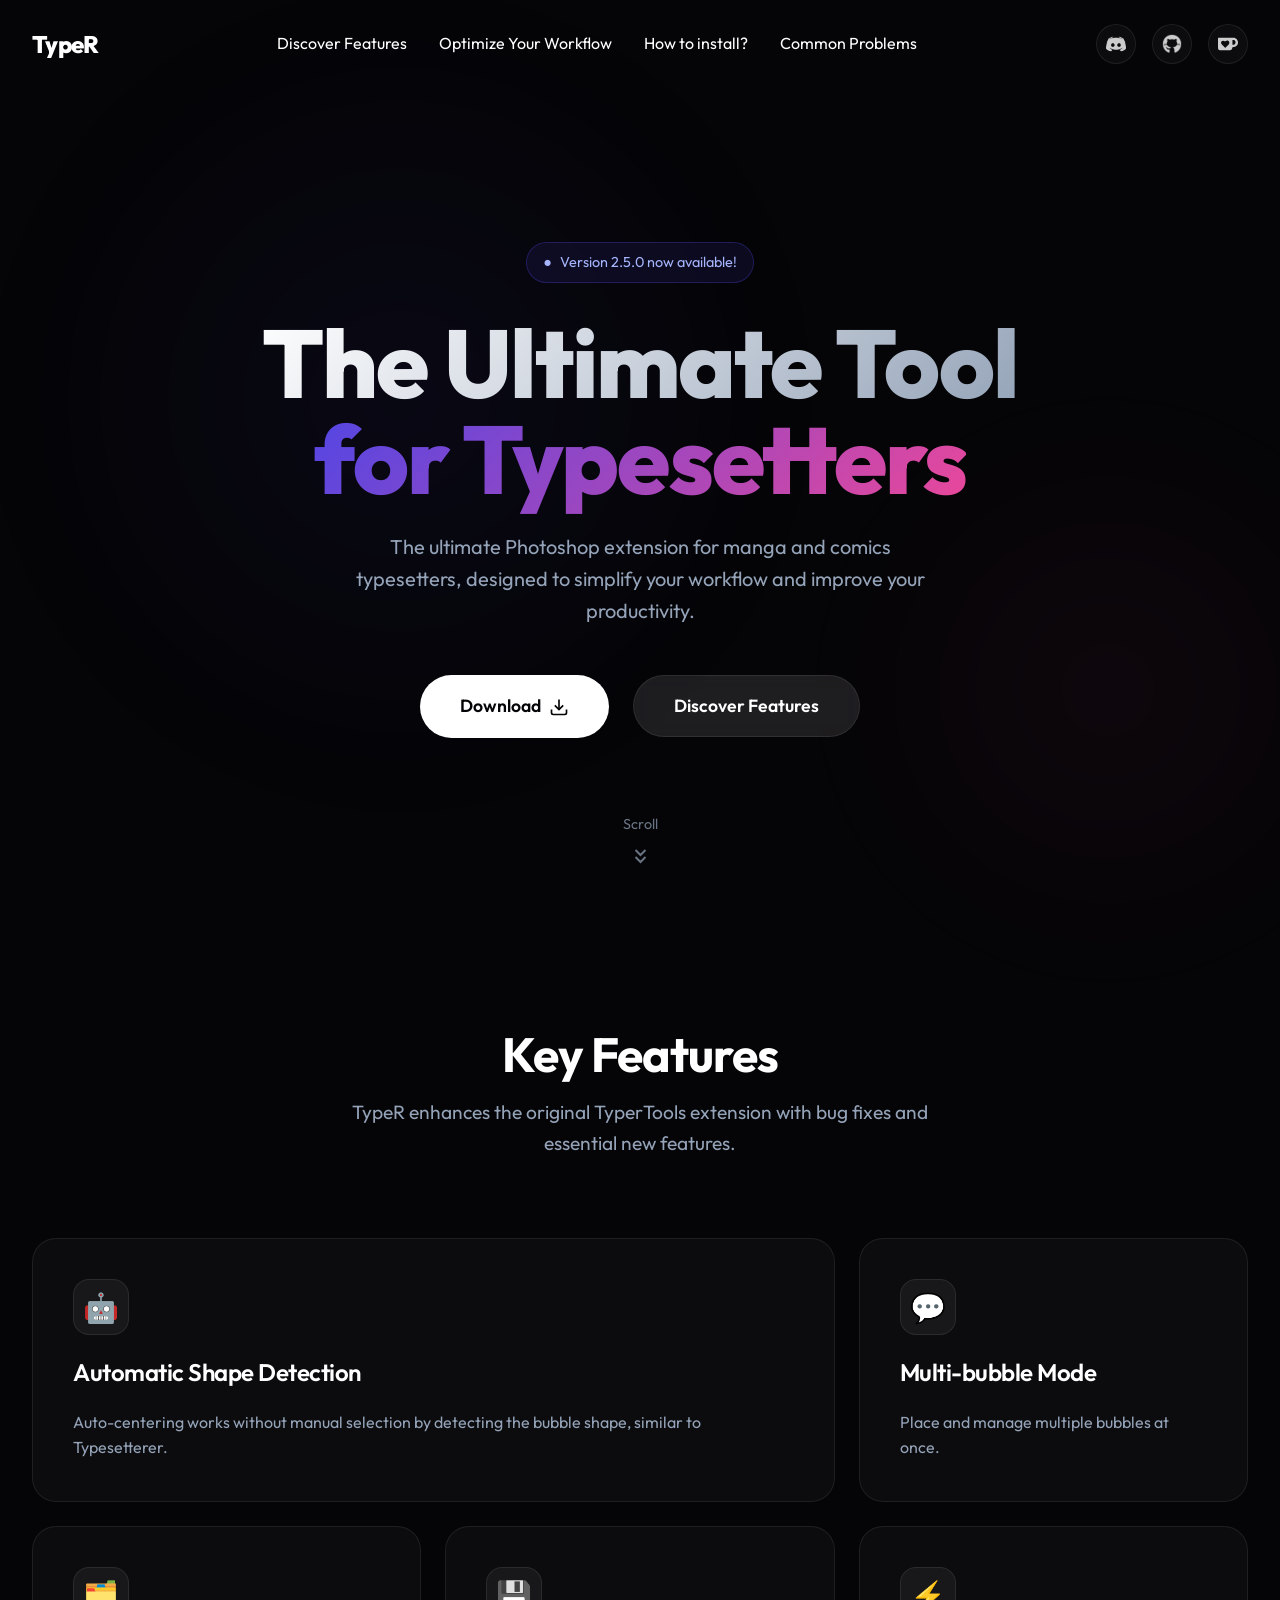
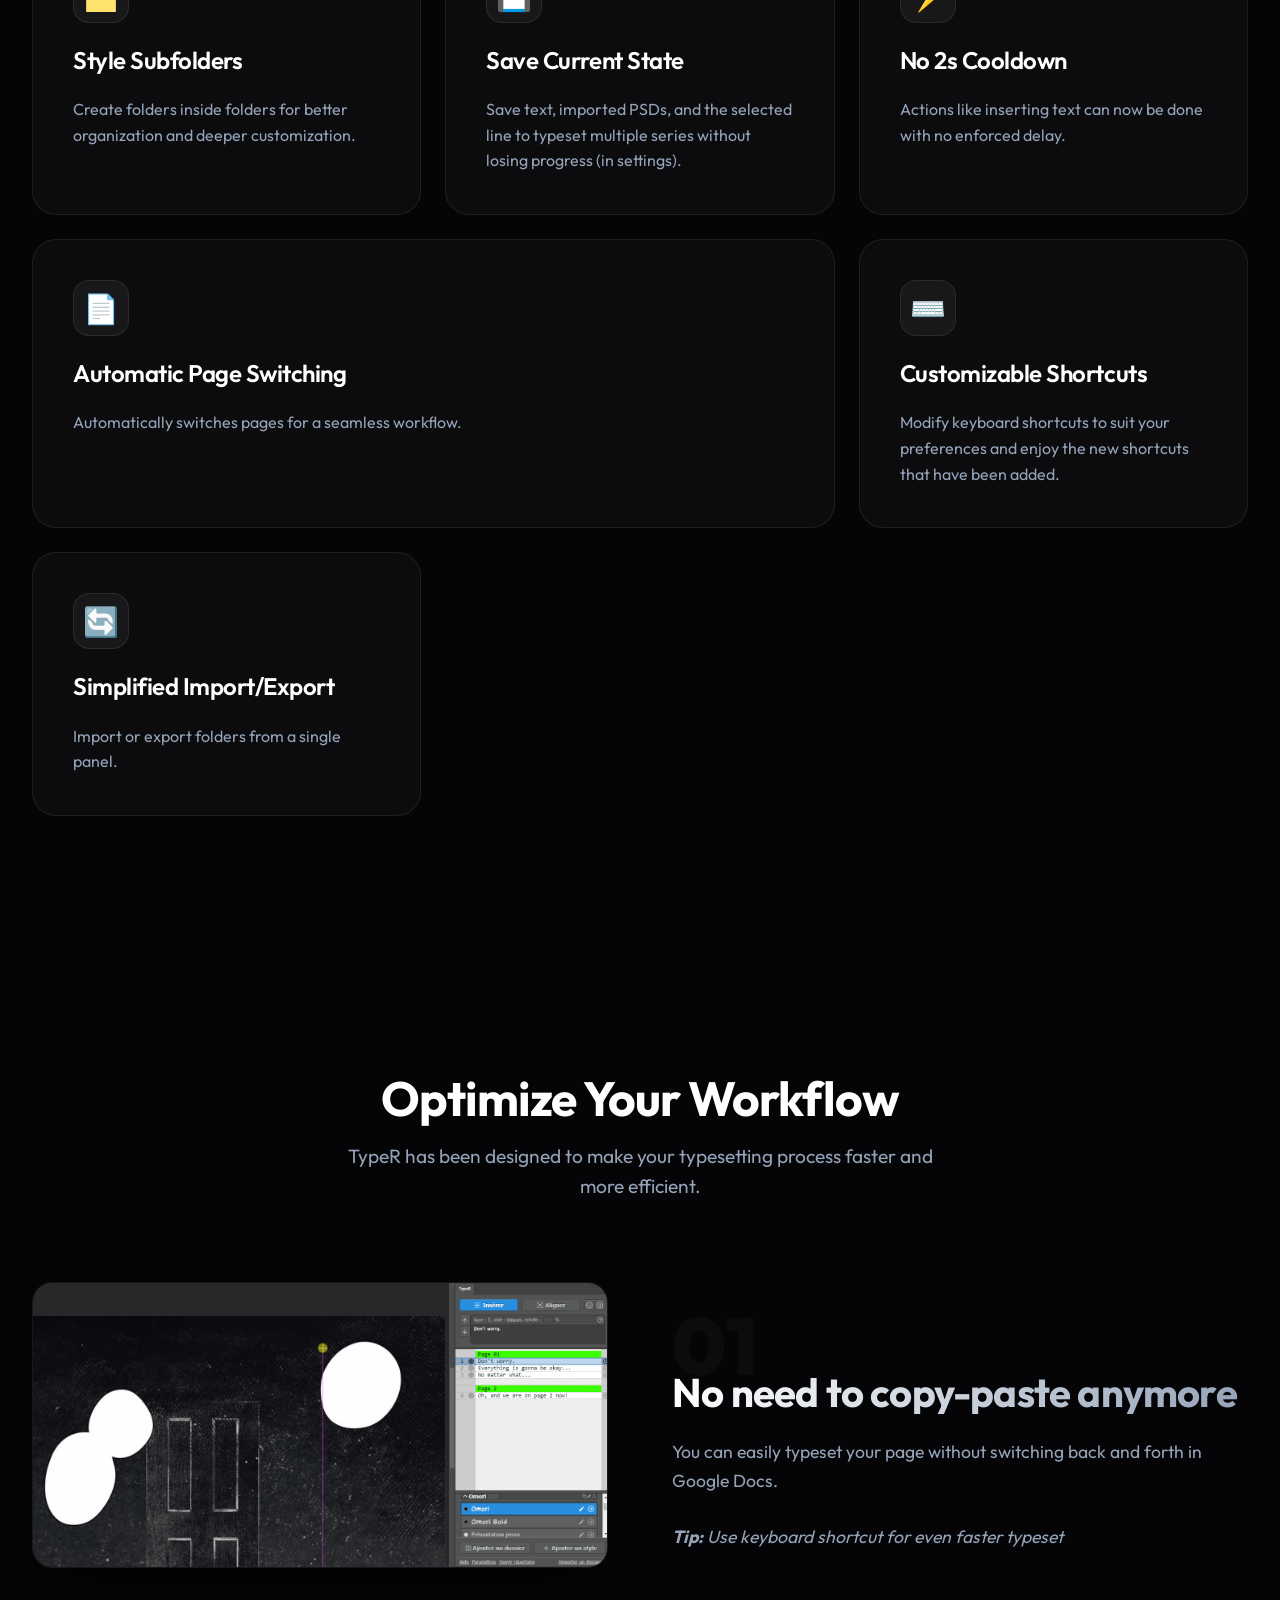
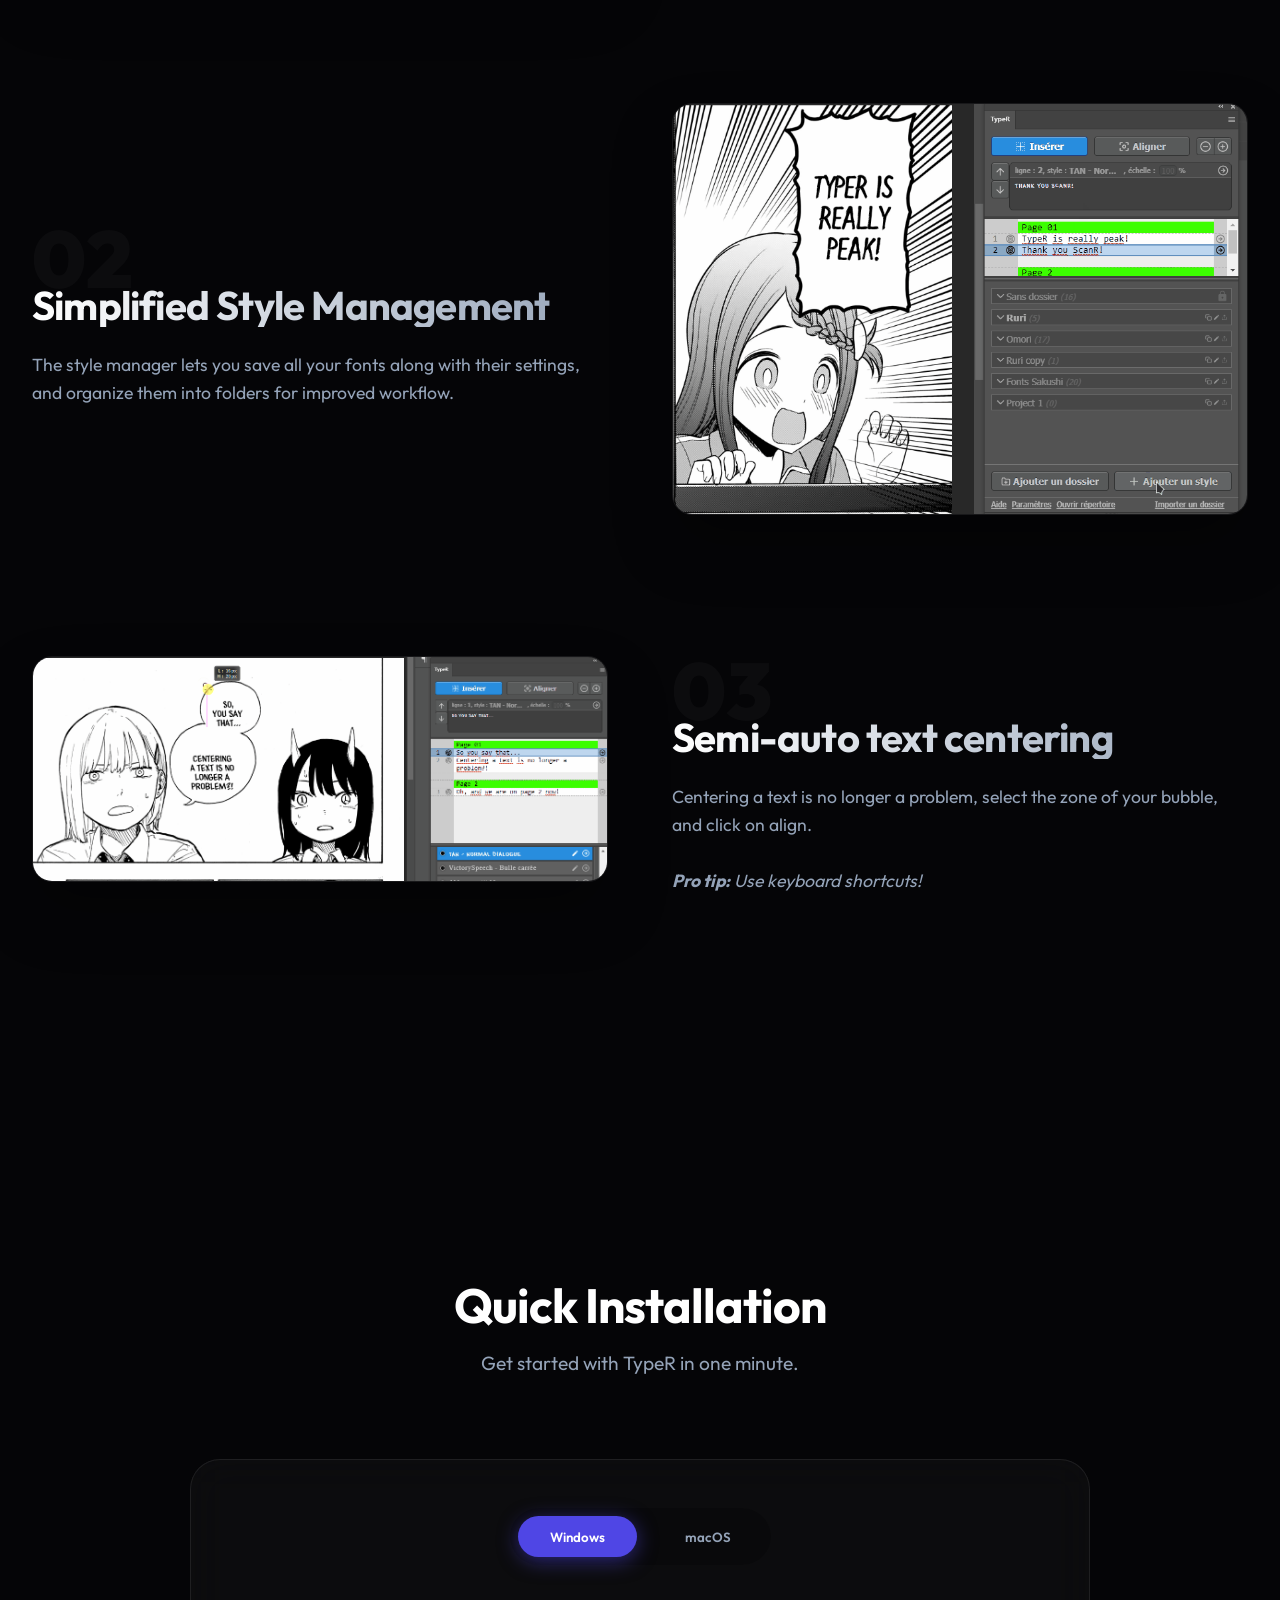
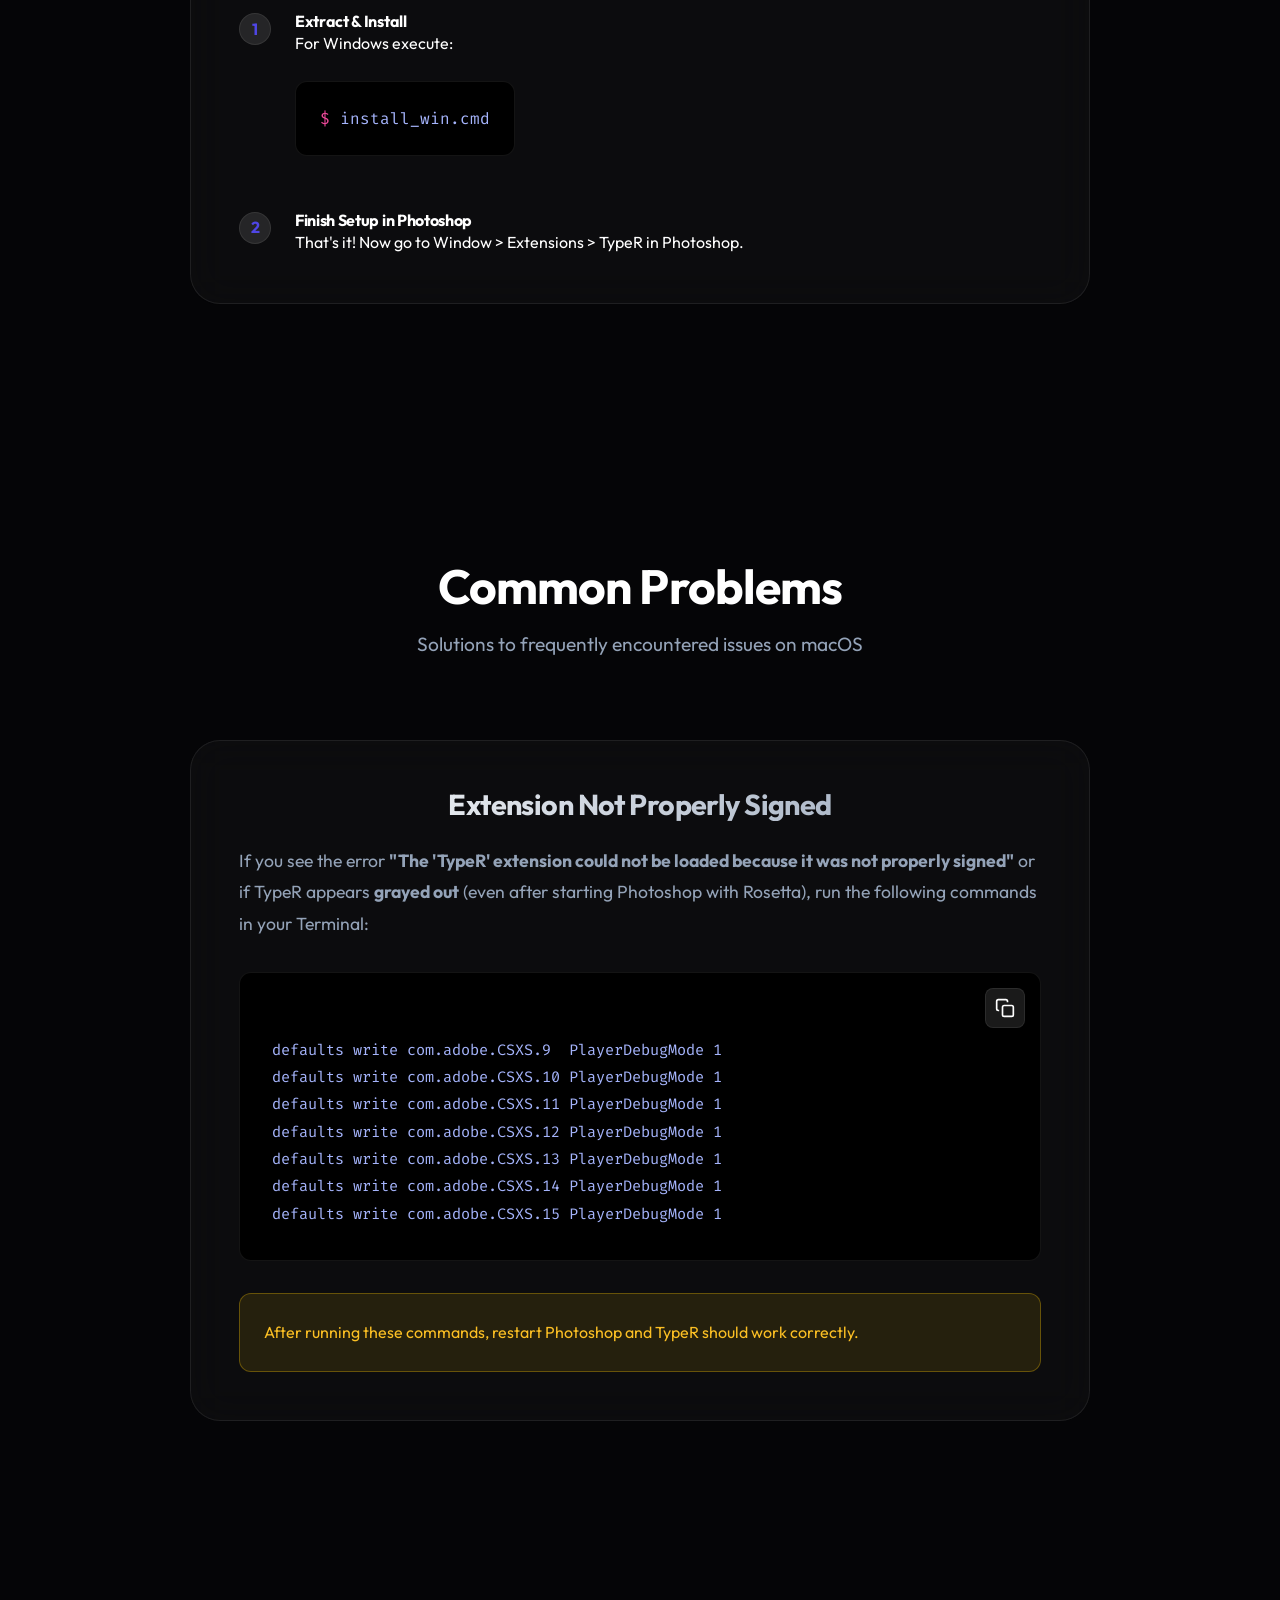
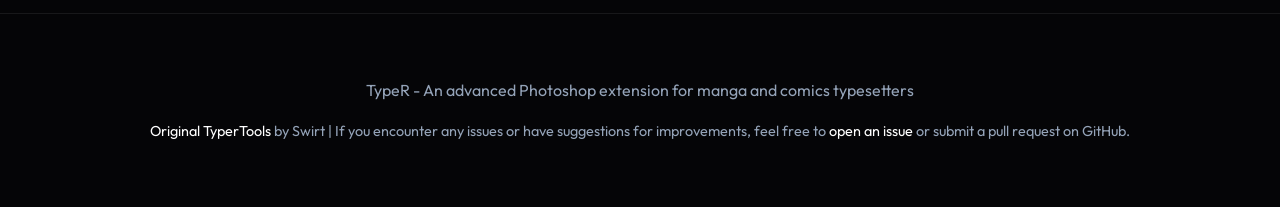
<file: index.html>
<!DOCTYPE html>
<html lang="en">

<head>
    <meta charset="UTF-8">
    <meta name="viewport" content="width=device-width, initial-scale=1.0">

    <!-- SEO & Open Graph -->
    <meta property="og:title" content="TypeR - The Ultimate Tool for Typesetters" />
    <meta property="og:type" content="website" />
    <meta property="og:image" content="https://typer.hayasaku.fr/images/icon.png" />
    <meta property="og:url" content="https://typer.hayasaku.fr" />
    <meta property="og:description"
        content="The ultimate Photoshop extension for manga and comics typesetters, designed to simplify your workflow and improve your productivity." />
    <link rel="shortcut icon" type="image/png" href="images/icon.png" />

    <title>TypeR - The Ultimate Tool for Typesetters</title>

    <!-- Fonts -->
    <link rel="preconnect" href="https://fonts.googleapis.com">
    <link rel="preconnect" href="https://fonts.gstatic.com" crossorigin>
    <link
        href="https://fonts.googleapis.com/css2?family=Fira+Code:wght@400;600&family=Outfit:wght@300;400;600;800&display=swap"
        rel="stylesheet">

    <!-- Styles -->
    <link rel="stylesheet" href="style.css">

    <!-- Scripts -->
    <script src="i18n.js" defer></script>
    <script src="main.js" defer></script>
</head>

<body>
    <!-- Background Effects -->
    <div class="bg-glow"></div>
    <div class="bg-glow-2"></div>

    <!-- Navigation -->
    <nav class="navbar">
        <div class="container nav-content">
            <a href="#" class="logo">
                <span>TypeR</span>
            </a>
            <div class="nav-links">
                <a href="#features" data-i18n="hero.ctaFeatures">Features</a>
                <a href="#workflow" data-i18n="workflow.title">Workflow</a>
                <a href="#download" data-i18n="installation.link">Download</a>
                <a href="#problems" data-i18n="commonProblems.title">Common Problems</a>
            </div>
            <div class="nav-socials">
                <a href="https://discord.com/invite/Pdmfmqk" target="_blank" class="social-icon" aria-label="Discord">
                    <img src="images/discord.png" alt="Discord">
                </a>
                <a href="https://github.com/SeanR-ScanR/TypeR" target="_blank" class="social-icon" aria-label="GitHub">
                    <img src="images/github.png" alt="GitHub">
                </a>
                <a href="https://ko-fi.com/typertools" target="_blank" class="social-icon" aria-label="Ko-fi">
                    <img src="images/kofi.svg" alt="Ko-fi">
                </a>
            </div>
        </div>
    </nav>

    <!-- Hero Section -->
    <header class="hero">
        <div class="container hero-content">
            <a href="https://github.com/ScanR/TypeR/releases" target="_blank" class="version-pill reveal">
                <span class="pulse">●</span>
                <span data-i18n="hero.versionNotice">Version 2.4.0 available</span>
            </a>

            <h1 class="reveal">
                <span class="gradient-text" data-i18n="hero.headingTop">The Ultimate Tool</span><br>
                <span class="gradient-text-primary" data-i18n="hero.headingBottom">for Typesetters</span>
            </h1>

            <p class="reveal" data-i18n="hero.subtitle">
                The ultimate Photoshop extension for manga and comics typesetters.
            </p>

            <div class="hero-btns reveal">
                <a href="https://github.com/ScanR/TypeR/releases/latest/download/TypeR.zip" class="btn btn-primary">
                    <span data-i18n="hero.ctaDownload">Download</span>
                    <svg width="20" height="20" viewBox="0 0 24 24" fill="none" stroke="currentColor" stroke-width="2"
                        style="margin-left: 8px;">
                        <path d="M21 15v4a2 2 0 0 1-2 2H5a2 2 0 0 1-2-2v-4"></path>
                        <polyline points="7 10 12 15 17 10"></polyline>
                        <line x1="12" y1="15" x2="12" y2="3"></line>
                    </svg>
                </a>
                <a href="#features" class="btn btn-secondary" data-i18n="hero.ctaFeatures">
                    Discover Features
                </a>
            </div>
        </div>

        <a href="#features" class="scroll-indicator">
            <span>Scroll</span>
            <svg width="24" height="24" viewBox="0 0 24 24" fill="none" stroke="currentColor" stroke-width="2">
                <path d="M7 13l5 5 5-5M7 6l5 5 5-5" />
            </svg>
        </a>
    </header>

    <!-- Features Section (Bento Grid) -->
    <section id="features" class="section">
        <div class="container">
            <div class="section-header reveal">
                <h2 data-i18n="features.title">Key Features</h2>
                <p data-i18n="features.description">Enhancing your workflow with powerful tools.</p>
            </div>

            <div class="bento-grid">
                <!-- Large Feature 1 -->
                <div class="bento-card large reveal">
                    <div class="card-icon">🤖</div>
                    <h3 data-i18n="features.autoCenteringDetection.title">Smart Detection</h3>
                    <p data-i18n="features.autoCenteringDetection.desc">Auto-centering works without manual selection.
                    </p>
                </div>

                <!-- Standard Features -->
                <div class="bento-card reveal">
                    <div class="card-icon">💬</div>
                    <h3 data-i18n="features.multiBubbleMode.title">Multi-bubble</h3>
                    <p data-i18n="features.multiBubbleMode.desc">Manage multiple bubbles at once.</p>
                </div>

                <div class="bento-card reveal">
                    <div class="card-icon">🗂️</div>
                    <h3 data-i18n="features.styleSubfolders.title">Subfolders</h3>
                    <p data-i18n="features.styleSubfolders.desc">Better organization for your styles.</p>
                </div>

                <div class="bento-card reveal">
                    <div class="card-icon">💾</div>
                    <h3 data-i18n="features.saveState.title">Save State</h3>
                    <p data-i18n="features.saveState.desc">Save text and settings between sessions.</p>
                </div>

                <div class="bento-card reveal">
                    <div class="card-icon">⚡</div>
                    <h3 data-i18n="features.cooldownRemoval.title">No Cooldown</h3>
                    <p data-i18n="features.cooldownRemoval.desc">Work faster without artificial delays.</p>
                </div>

                <!-- Large Feature 2 -->
                <div class="bento-card large reveal">
                    <div class="card-icon">📄</div>
                    <h3 data-i18n="features.pageSwitching.title">Auto Page Switching</h3>
                    <p data-i18n="features.pageSwitching.desc">Seamlessly transition between pages in your project.</p>
                </div>

                <!-- More Features -->
                <div class="bento-card reveal">
                    <div class="card-icon">⌨️</div>
                    <h3 data-i18n="features.shortcuts.title">Shortcuts</h3>
                    <p data-i18n="features.shortcuts.desc">Fully customizable keyboard shortcuts.</p>
                </div>

                <div class="bento-card reveal">
                    <div class="card-icon">🔄</div>
                    <h3 data-i18n="features.importExport.title">Import/Export</h3>
                    <p data-i18n="features.importExport.desc">Simplified sharing of settings.</p>
                </div>
            </div>
        </div>
    </section>

    <!-- Workflow Section -->
    <section id="workflow" class="section">
        <div class="container">
            <div class="section-header reveal">
                <h2 data-i18n="workflow.title">Optimize Workflow</h2>
                <p data-i18n="workflow.description">Designed for speed and efficiency.</p>
            </div>

            <div class="workflow-item reveal">
                <div class="workflow-content">
                    <span class="step-number">01</span>
                    <h3 data-i18n="workflow.item1.title">No more copy-paste</h3>
                    <p data-i18n="workflow.item1.desc">Direct integration eliminates context switching.</p>
                </div>
                <div class="workflow-visual">
                    <img src="images/easy.gif" alt="Workflow Demo">
                </div>
            </div>

            <div class="workflow-item reveal">
                <div class="workflow-content">
                    <span class="step-number">02</span>
                    <h3 data-i18n="workflow.item2.title">Style Management</h3>
                    <p data-i18n="workflow.item2.desc">Organize fonts and settings efficiently.</p>
                </div>
                <div class="workflow-visual">
                    <img src="images/style.gif" alt="Style Manager">
                </div>
            </div>

            <div class="workflow-item reveal">
                <div class="workflow-content">
                    <span class="step-number">03</span>
                    <h3 data-i18n="workflow.item3.title">Smart Centering</h3>
                    <p data-i18n="workflow.item3.desc">Semi-automatic text alignment.</p>
                </div>
                <div class="workflow-visual">
                    <img src="images/center.gif" alt="Centering Demo">
                </div>
            </div>
        </div>
    </section>

    <!-- Installation Section -->
    <section id="download" class="section">
        <div class="container">
            <div class="section-header reveal">
                <h2 data-i18n="installation.title">Installation</h2>
                <p data-i18n="installation.subtitle">Get started in minutes.</p>
            </div>

            <div class="install-container reveal">
                <div class="tabs">
                    <button class="tab-btn active" data-tab="win">Windows</button>
                    <button class="tab-btn" data-tab="mac">macOS</button>
                </div>

                <div id="win" class="tab-content active">
                    <div class="step-list">
                        <div class="step-item">
                            <div class="step-marker">1</div>
                            <div>
                                <h4 data-i18n="installation.step1.title">Extract & Install</h4>
                                <p data-i18n="installation.step1.winInstructions">Run the installer script:</p>
                                <div class="code-block">install_win.cmd</div>
                            </div>
                        </div>
                        <div class="step-item">
                            <div class="step-marker">2</div>
                            <div>
                                <h4 data-i18n="installation.step2.title">Finish Setup</h4>
                                <p data-i18n="installation.step2.desc">Open Window > Extensions > TypeR</p>
                            </div>
                        </div>
                    </div>
                </div>

                <div id="mac" class="tab-content">
                    <div class="step-list">
                        <div class="step-item">
                            <div class="step-marker">1</div>
                            <div>
                                <h4 data-i18n="installation.step1.title">Extract & Install</h4>
                                <p data-i18n="installation.step1.macInstructions">Open terminal and run:</p>
                                <div class="code-container">
                                    <button class="copy-btn" onclick="copyCode(this)" aria-label="Copy code">
                                        <svg width="20" height="20" viewBox="0 0 24 24" fill="none" stroke="currentColor" stroke-width="2">
                                            <rect x="9" y="9" width="13" height="13" rx="2" ry="2"></rect>
                                            <path d="M5 15H4a2 2 0 0 1-2-2V4a2 2 0 0 1 2-2h9a2 2 0 0 1 2 2v1"></path>
                                        </svg>
                                    </button>
                                    <pre class="code-block">chmod +x install_mac.sh
./install_mac.sh</pre>
                                </div>
                                <div class="note"
                                    style="margin-top: 1rem; padding: 1rem; background: rgba(255,200,0,0.1); border-radius: 8px; border: 1px solid rgba(255,200,0,0.3);">
                                    <strong data-i18n="installation.note.title">Note for M1/M2:</strong>
                                    <span data-i18n="installation.note.desc">Check "Open with Rosetta" in Photoshop
                                        info.</span>
                                </div>
                            </div>
                        </div>
                        <div class="step-item">
                            <div class="step-marker">2</div>
                            <div>
                                <h4 data-i18n="installation.step2.title">Finish Setup</h4>
                                <p data-i18n="installation.step2.desc">Open Window > Extensions > TypeR</p>
                            </div>
                        </div>
                    </div>
                </div>
            </div>
        </div>
    </section>

    <!-- Common Problems Section -->
    <section id="problems" class="section">
        <div class="container">
            <div class="section-header reveal">
                <h2 data-i18n="commonProblems.title">Common Problems</h2>
                <p data-i18n="commonProblems.subtitle">Solutions to frequently encountered issues on macOS</p>
            </div>

            <div class="problems-container reveal">
                <div class="problem-card">
                    <h3 data-i18n="commonProblems.macSignature.title">Extension Not Properly Signed</h3>
                    <p data-i18n="commonProblems.macSignature.description">
                        If you see the error <strong>"The 'TypeR' extension could not be loaded because it was not properly signed"</strong> 
                        or if TypeR appears <strong>grayed out</strong> (even after starting Photoshop with Rosetta), 
                        run the following commands in your Terminal:
                    </p>
                    
                    <div class="code-container">
                        <button class="copy-btn" onclick="copyCode(this)" aria-label="Copy code">
                            <svg width="20" height="20" viewBox="0 0 24 24" fill="none" stroke="currentColor" stroke-width="2">
                                <rect x="9" y="9" width="13" height="13" rx="2" ry="2"></rect>
                                <path d="M5 15H4a2 2 0 0 1-2-2V4a2 2 0 0 1 2-2h9a2 2 0 0 1 2 2v1"></path>
                            </svg>
                        </button>
                        <pre class="terminal-code">defaults write com.adobe.CSXS.9  PlayerDebugMode 1
defaults write com.adobe.CSXS.10 PlayerDebugMode 1
defaults write com.adobe.CSXS.11 PlayerDebugMode 1
defaults write com.adobe.CSXS.12 PlayerDebugMode 1
defaults write com.adobe.CSXS.13 PlayerDebugMode 1
defaults write com.adobe.CSXS.14 PlayerDebugMode 1
defaults write com.adobe.CSXS.15 PlayerDebugMode 1</pre>
                    </div>

                    <div class="note-box">
                        <p data-i18n="commonProblems.macSignature.instructions">
                            After running these commands, restart Photoshop and TypeR should work correctly.
                        </p>
                    </div>
                </div>
            </div>
        </div>
    </section>

    <!-- Footer -->
    <footer>
        <div class="container">
            <p data-i18n="footer.text1">TypeR - Advanced Photoshop Extension</p>
            <p style="margin-top: 1rem; font-size: 0.9rem;">
                <span data-i18n="footer.original">Original by Swirt</span> |
                <span data-i18n="footer.issues">Report issues on GitHub</span>
            </p>
        </div>
    </footer>
</body>

</html>
</file>
<file: style.css>
/* Modern Reset & Variables */
:root {
    --bg-dark: #050507;
    --bg-card: rgba(255, 255, 255, 0.03);
    --bg-card-hover: rgba(255, 255, 255, 0.06);
    --primary: #4f46e5;
    --primary-glow: rgba(79, 70, 229, 0.5);
    --secondary: #ec4899;
    --secondary-glow: rgba(236, 72, 153, 0.5);
    --accent: #06b6d4;
    --text-main: #ffffff;
    --text-muted: #94a3b8;
    --border: rgba(255, 255, 255, 0.08);
    --glass: blur(20px);
    --easing: cubic-bezier(0.16, 1, 0.3, 1);
    
    --font-main: 'Outfit', sans-serif;
}

* {
    margin: 0;
    padding: 0;
    box-sizing: border-box;
}

html {
    scroll-behavior: smooth;
}

body {
    font-family: var(--font-main);
    background-color: var(--bg-dark);
    color: var(--text-main);
    line-height: 1.6;
    overflow-x: hidden;
    -webkit-font-smoothing: antialiased;
}

/* Typography */
h1, h2, h3, h4 {
    line-height: 1.1;
    letter-spacing: -0.02em;
}

a {
    text-decoration: none;
    color: inherit;
    transition: color 0.3s var(--easing);
}

/* Utilities */
.container {
    max-width: 1400px;
    margin: 0 auto;
    padding: 0 2rem;
}

.gradient-text {
    background: linear-gradient(135deg, #fff 0%, #94a3b8 100%);
    -webkit-background-clip: text;
    -webkit-text-fill-color: transparent;
    background-clip: text;
}

.gradient-text-primary {
    background: linear-gradient(135deg, var(--primary) 0%, var(--secondary) 100%);
    -webkit-background-clip: text;
    -webkit-text-fill-color: transparent;
    background-clip: text;
}

.btn {
    display: inline-flex;
    align-items: center;
    justify-content: center;
    padding: 1rem 2.5rem;
    border-radius: 100px;
    font-weight: 600;
    font-size: 1.1rem;
    transition: all 0.4s var(--easing);
    position: relative;
    overflow: hidden;
    cursor: pointer;
}

.btn-primary {
    background: var(--text-main);
    color: var(--bg-dark);
}

.btn-primary:hover {
    transform: translateY(-2px);
    box-shadow: 0 0 40px var(--primary-glow);
}

.btn-secondary {
    background: rgba(255, 255, 255, 0.1);
    backdrop-filter: blur(10px);
    border: 1px solid var(--border);
    color: var(--text-main);
}

.btn-secondary:hover {
    background: rgba(255, 255, 255, 0.2);
    transform: translateY(-2px);
}

/* Background Effects */
.bg-glow {
    position: fixed;
    width: 800px;
    height: 800px;
    background: radial-gradient(circle, var(--primary-glow) 0%, transparent 70%);
    border-radius: 50%;
    filter: blur(80px);
    opacity: 0.15;
    z-index: -1;
    pointer-events: none;
    animation: float 20s infinite ease-in-out;
}

.bg-glow-2 {
    position: fixed;
    width: 600px;
    height: 600px;
    background: radial-gradient(circle, var(--secondary-glow) 0%, transparent 70%);
    border-radius: 50%;
    filter: blur(60px);
    opacity: 0.1;
    z-index: -1;
    right: -10%;
    bottom: -10%;
    pointer-events: none;
    animation: float 25s infinite ease-in-out reverse;
}

@keyframes float {
    0%, 100% { transform: translate(0, 0); }
    50% { transform: translate(50px, 50px); }
}

/* Header / Nav */
.navbar {
    position: fixed;
    top: 0;
    left: 0;
    width: 100%;
    z-index: 1000;
    padding: 1.5rem 0;
    transition: all 0.4s var(--easing);
}

.navbar.scrolled {
    background: rgba(5, 5, 7, 0.8);
    backdrop-filter: blur(20px);
    border-bottom: 1px solid var(--border);
    padding: 1rem 0;
}

.nav-content {
    display: flex;
    justify-content: space-between;
    align-items: center;
}

.logo {
    font-weight: 800;
    font-size: 1.5rem;
    letter-spacing: -0.03em;
    display: flex;
    align-items: center;
    gap: 0.5rem;
}

.logo-icon {
    width: 32px;
    height: 32px;
    background: linear-gradient(135deg, var(--primary), var(--secondary));
    border-radius: 8px;
    display: grid;
    place-items: center;
    font-size: 1.2rem;
    color: white;
}

.nav-links {
    display: flex;
    gap: 2rem;
}

.nav-socials {
    display: flex;
    gap: 1rem;
}

.social-icon {
    width: 40px;
    height: 40px;
    border-radius: 50%;
    background: var(--bg-card);
    display: flex;
    align-items: center;
    justify-content: center;
    transition: all 0.3s var(--easing);
    border: 1px solid var(--border);
}

.social-icon:hover {
    background: var(--bg-card-hover);
    transform: translateY(-2px);
    border-color: var(--primary);
}

.social-icon img {
    width: 20px;
    height: 20px;
    opacity: 0.8;
}

/* Hero Section */
.hero {
    min-height: 100vh;
    display: flex;
    align-items: center;
    justify-content: center;
    text-align: center;
    padding-top: 80px;
    position: relative;
}

.hero-content {
    max-width: 900px;
    z-index: 1;
}

.version-pill {
    display: inline-flex;
    align-items: center;
    gap: 0.5rem;
    padding: 0.5rem 1rem;
    background: rgba(79, 70, 229, 0.1);
    border: 1px solid rgba(79, 70, 229, 0.3);
    border-radius: 100px;
    color: #a5b4fc;
    font-size: 0.9rem;
    margin-bottom: 2rem;
    transition: all 0.3s;
}

.version-pill:hover {
    background: rgba(79, 70, 229, 0.2);
    border-color: var(--primary);
}

.hero h1 {
    font-size: clamp(3.5rem, 8vw, 6rem);
    font-weight: 800;
    margin-bottom: 1.5rem;
    line-height: 1;
}

.hero p {
    font-size: 1.25rem;
    color: var(--text-muted);
    max-width: 600px;
    margin: 0 auto 3rem;
}

.hero-btns {
    display: flex;
    gap: 1.5rem;
    justify-content: center;
    flex-wrap: wrap;
}

.scroll-indicator {
    position: absolute;
    bottom: 2rem;
    left: 50%;
    transform: translateX(-50%);
    display: flex;
    flex-direction: column;
    align-items: center;
    gap: 0.5rem;
    color: var(--text-muted);
    font-size: 0.9rem;
    opacity: 0.7;
    animation: bounce 2s infinite;
}

@keyframes bounce {
    0%, 20%, 50%, 80%, 100% {transform: translateX(-50%) translateY(0);}
    40% {transform: translateX(-50%) translateY(-10px);}
    60% {transform: translateX(-50%) translateY(-5px);}
}

/* Features Grid (Bento) */
.section {
    padding: 8rem 0;
}

.section-header {
    text-align: center;
    margin-bottom: 5rem;
}

.section-header h2 {
    font-size: 3rem;
    margin-bottom: 1rem;
}

.section-header p {
    color: var(--text-muted);
    font-size: 1.2rem;
    max-width: 600px;
    margin: 0 auto;
}

.bento-grid {
    display: grid;
    grid-template-columns: repeat(auto-fit, minmax(300px, 1fr));
    gap: 1.5rem;
    perspective: 1000px;
}

.bento-card {
    background: var(--bg-card);
    border: 1px solid var(--border);
    border-radius: 24px;
    padding: 2.5rem;
    transition: all 0.5s var(--easing);
    position: relative;
    overflow: hidden;
    display: flex;
    flex-direction: column;
    gap: 1.5rem;
}

.bento-card:hover {
    transform: translateY(-5px) scale(1.01);
    background: var(--bg-card-hover);
    border-color: rgba(255, 255, 255, 0.2);
    box-shadow: 0 20px 40px rgba(0, 0, 0, 0.2);
}

.bento-card::before {
    content: '';
    position: absolute;
    top: 0;
    left: 0;
    right: 0;
    height: 1px;
    background: linear-gradient(90deg, transparent, rgba(255, 255, 255, 0.2), transparent);
    opacity: 0;
    transition: opacity 0.5s;
}

.bento-card:hover::before {
    opacity: 1;
}

.card-icon {
    width: 56px;
    height: 56px;
    background: rgba(255, 255, 255, 0.05);
    border-radius: 16px;
    display: grid;
    place-items: center;
    font-size: 1.8rem;
    color: var(--primary);
    border: 1px solid var(--border);
}

.bento-card h3 {
    font-size: 1.5rem;
    font-weight: 600;
}

.bento-card p {
    color: var(--text-muted);
    font-size: 1rem;
}

.bento-card.large {
    grid-column: span 2;
}

@media (max-width: 768px) {
    .bento-card.large {
        grid-column: span 1;
    }
}

/* Workflow Section */
.workflow-item {
    display: flex;
    align-items: center;
    gap: 4rem;
    margin-bottom: 8rem;
}

.workflow-item:nth-child(even) {
    flex-direction: row-reverse;
}

.workflow-content {
    flex: 1;
}

.workflow-visual {
    flex: 1;
    position: relative;
}

.workflow-visual img {
    width: 100%;
    border-radius: 20px;
    border: 1px solid var(--border);
    box-shadow: 0 30px 60px rgba(0, 0, 0, 0.3);
    transition: transform 0.5s var(--easing);
}

.workflow-item:hover .workflow-visual img {
    transform: scale(1.02);
}

.step-number {
    font-size: 5rem;
    font-weight: 900;
    color: rgba(255, 255, 255, 0.03);
    line-height: 1;
    margin-bottom: -1rem;
    display: block;
}

.workflow-content h3 {
    font-size: 2.5rem;
    margin-bottom: 1.5rem;
    background: linear-gradient(to right, #fff, #94a3b8);
    -webkit-background-clip: text;
    -webkit-text-fill-color: transparent;
    background-clip: text;
}

.workflow-content p {
    color: var(--text-muted);
    font-size: 1.1rem;
}

/* Installation Tabs */
.install-container {
    background: var(--bg-card);
    border: 1px solid var(--border);
    border-radius: 30px;
    padding: 3rem;
    max-width: 900px;
    margin: 0 auto;
    backdrop-filter: blur(20px);
}

.tabs {
    display: flex;
    justify-content: center;
    gap: 1rem;
    margin-bottom: 3rem;
    background: rgba(0, 0, 0, 0.2);
    padding: 0.5rem;
    border-radius: 100px;
    width: fit-content;
    margin-left: auto;
    margin-right: auto;
}

.tab-btn {
    padding: 0.8rem 2rem;
    border-radius: 100px;
    border: none;
    background: transparent;
    color: var(--text-muted);
    font-weight: 600;
    cursor: pointer;
    transition: all 0.3s;
    font-family: var(--font-main);
}

.tab-btn.active {
    background: var(--primary);
    color: white;
    box-shadow: 0 4px 20px var(--primary-glow);
}

.tab-content {
    display: none;
    animation: fadeIn 0.5s var(--easing);
}

.tab-content.active {
    display: block;
}

@keyframes fadeIn {
    from { opacity: 0; transform: translateY(10px); }
    to { opacity: 1; transform: translateY(0); }
}

.code-block {
    background: #000;
    padding: 1.5rem;
    border-radius: 12px;
    font-family: 'Fira Code', monospace;
    color: #a5b4fc;
    margin: 1.5rem 0;
    border: 1px solid var(--border);
    position: relative;
    overflow-x: auto;
}

pre.code-block {
    white-space: pre;
    line-height: 1.8;
}

.code-block::before {
    content: '$';
    color: var(--secondary);
    margin-right: 10px;
    user-select: none;
}

pre.code-block::before {
    content: none;
}

.step-list {
    display: flex;
    flex-direction: column;
    gap: 2rem;
}

.step-item {
    display: flex;
    gap: 1.5rem;
}

.step-marker {
    width: 32px;
    height: 32px;
    border-radius: 50%;
    background: rgba(255, 255, 255, 0.1);
    display: grid;
    place-items: center;
    font-weight: 700;
    flex-shrink: 0;
    color: var(--primary);
    border: 1px solid var(--border);
}

/* Common Problems Section */
.problems-container {
    max-width: 900px;
    margin: 0 auto;
}

.problem-card {
    background: var(--bg-card);
    border: 1px solid var(--border);
    border-radius: 30px;
    padding: 3rem;
    backdrop-filter: blur(20px);
    transition: all 0.5s var(--easing);
}

.problem-card:hover {
    border-color: rgba(255, 200, 0, 0.3);
    box-shadow: 0 20px 40px rgba(0, 0, 0, 0.2);
}

.problem-card h3 {
    font-size: 1.8rem;
    margin-bottom: 1.5rem;
    text-align: center;
    background: linear-gradient(to right, #fff, #94a3b8);
    -webkit-background-clip: text;
    -webkit-text-fill-color: transparent;
    background-clip: text;
}

.problem-card p {
    color: var(--text-muted);
    font-size: 1.1rem;
    line-height: 1.8;
    margin-bottom: 2rem;
}

.code-container {
    position: relative;
    margin: 1.5rem 0;
}

.code-container .code-block {
    margin: 0;
}

.copy-btn {
    position: absolute;
    top: 1rem;
    right: 1rem;
    display: flex;
    align-items: center;
    justify-content: center;
    padding: 0.6rem;
    background: rgba(255, 255, 255, 0.1);
    border: 1px solid var(--border);
    border-radius: 8px;
    color: var(--text-main);
    cursor: pointer;
    transition: all 0.3s var(--easing);
    z-index: 10;
    width: 40px;
    height: 40px;
}

.copy-btn:hover {
    background: rgba(255, 255, 255, 0.2);
    border-color: var(--primary);
    transform: translateY(-2px);
}

.copy-btn.copied {
    background: rgba(16, 185, 129, 0.2);
    border-color: #10b981;
}

.copy-btn.copied svg {
    stroke: #10b981;
}

.copy-btn svg {
    flex-shrink: 0;
}

.terminal-code {
    background: #000;
    padding: 2rem;
    padding-top: 4rem;
    border-radius: 12px;
    font-family: 'Fira Code', monospace;
    color: #a5b4fc;
    border: 1px solid var(--border);
    overflow-x: auto;
    font-size: 0.95rem;
    line-height: 1.8;
    white-space: pre;
}

.note-box {
    padding: 1.5rem;
    background: rgba(255, 200, 0, 0.1);
    border-radius: 12px;
    border: 1px solid rgba(255, 200, 0, 0.3);
    margin-top: 2rem;
}

.note-box p {
    margin: 0;
    color: #fbbf24;
    font-size: 1rem;
}

/* Footer */
footer {
    padding: 4rem 0;
    border-top: 1px solid var(--border);
    margin-top: 4rem;
    text-align: center;
    color: var(--text-muted);
}

footer a {
    color: var(--text-main);
}

footer a:hover {
    color: var(--primary);
}

/* Responsive */
@media (max-width: 768px) {
    .hero h1 {
        font-size: 3rem;
    }
    
    .workflow-item, 
    .workflow-item:nth-child(even) {
        flex-direction: column;
        gap: 2rem;
    }
    
    .install-container {
        padding: 1.5rem;
    }
    
    .problem-card {
        padding: 1.5rem;
    }
    
    .copy-btn {
        top: 0.5rem;
        right: 0.5rem;
    }
    
    .terminal-code {
        padding: 1.5rem;
        font-size: 0.85rem;
    }
    
    .nav-links {
        display: none; /* Mobile menu to be implemented if needed, for now simple */
    }
}

/* Animations */
.reveal {
    opacity: 0;
    transform: translateY(30px);
    transition: all 0.8s var(--easing);
}

.reveal.active {
    opacity: 1;
    transform: translateY(0);
}
</file>
